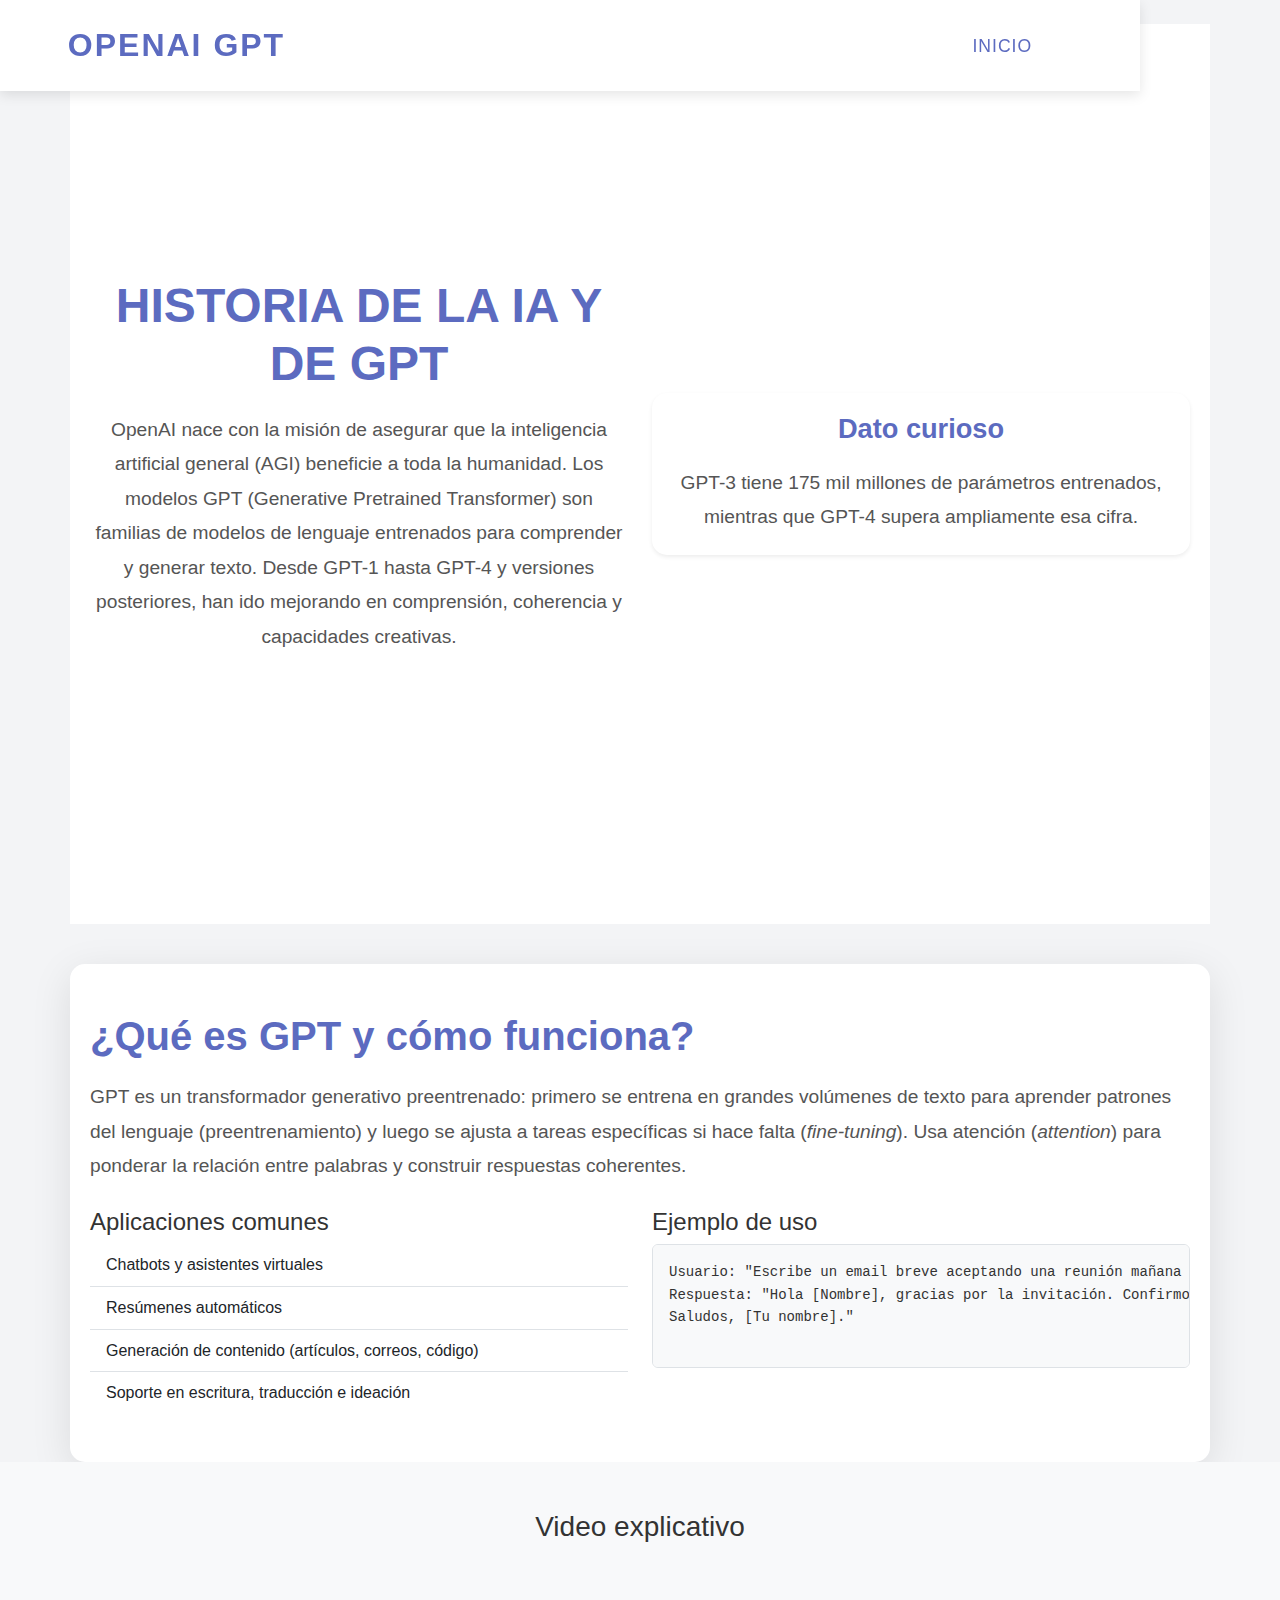
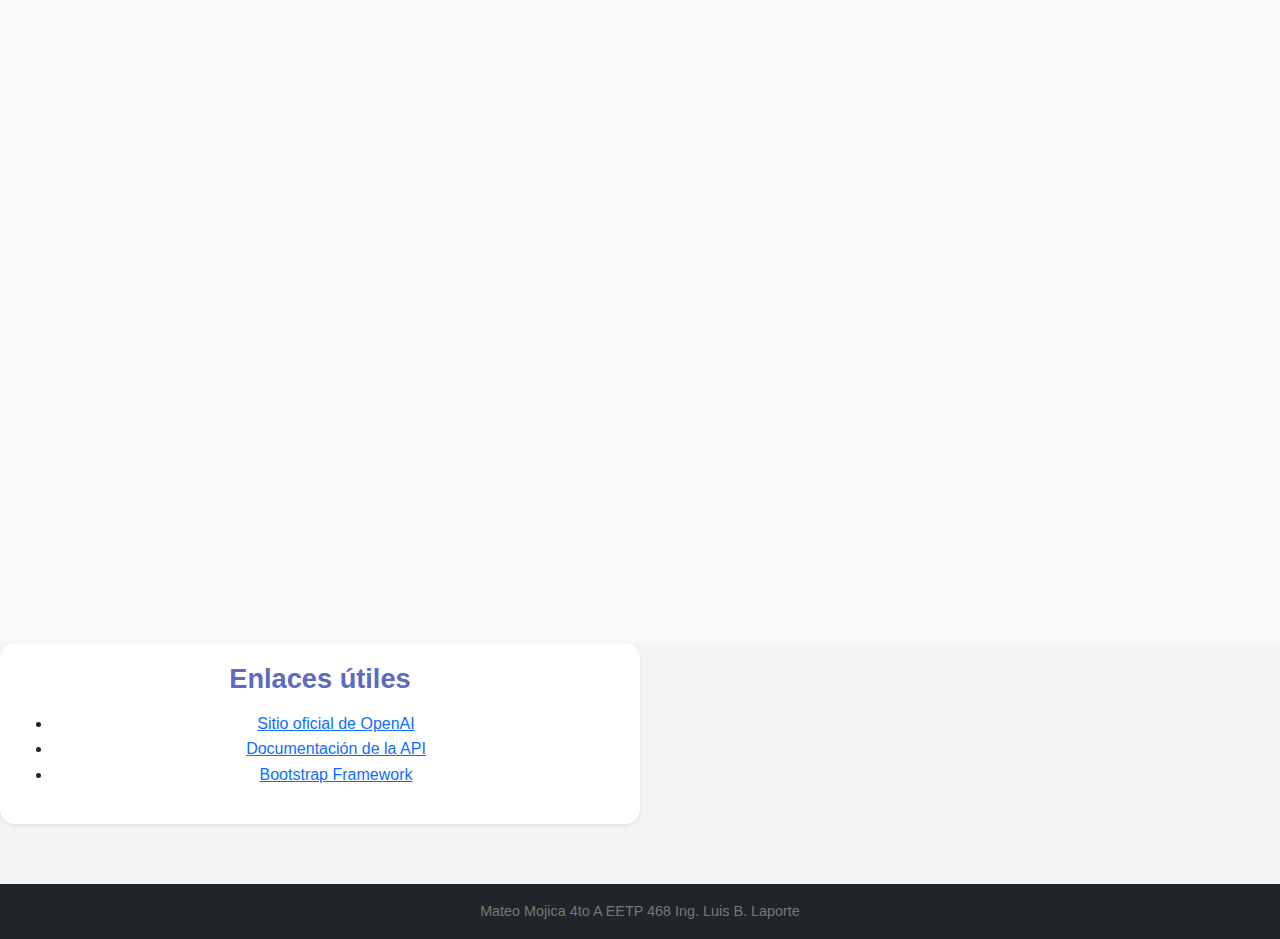
<file: chatgpt.html>
<!doctype html>
<html lang="es">
<head>
  <meta charset="utf-8" />
  <meta name="viewport" content="width=device-width,initial-scale=1" />
  <title>OpenAI GPT — Historia y Herramientas</title>
  <link href="https://cdn.jsdelivr.net/npm/bootstrap@5.3.3/dist/css/bootstrap.min.css" rel="stylesheet">
  <link rel="stylesheet" href="style.css">
</head>
<body>
  <nav class="container" aria-label="Barra de navegación">
    <div style="display:flex; align-items:center; justify-content:space-between; width:90%; margin:0 auto;">
      <div class="navbar-brand">OPENAI GPT</div>
      <ul class="navbar-nav" style="list-style:none; display:flex; align-items:center;">
        <li class="nav-item"><a class="nav-link" href="mateomojica.html">Inicio</a></li>
      </ul>
    </div>
  </nav>
  <main class="mt-4">
    <section id="historia" class="container py-5">
      <div class="row align-items-center">
        <div class="col-md-6">
          <h2>Historia de la IA y de GPT</h2>
          <p>
            OpenAI nace con la misión de asegurar que la inteligencia artificial general (AGI) beneficie a toda la humanidad.
            Los modelos GPT (Generative Pretrained Transformer) son familias de modelos de lenguaje entrenados para
            comprender y generar texto. Desde GPT-1 hasta GPT-4 y versiones posteriores, han ido mejorando en comprensión,
            coherencia y capacidades creativas.
          </p>
        </div>
        <div class="col-md-6">
          <div class="card shadow-sm">
            <div class="card-body">
              <h5 class="card-title">Dato curioso</h5>
              <p class="card-text">GPT-3 tiene 175 mil millones de parámetros entrenados, mientras que GPT-4 supera ampliamente esa cifra.</p>
            </div>
          </div>
        </div>
      </div>
    </section>
    <section id="openai-gpt" class="container py-5">
      <h3>¿Qué es GPT y cómo funciona?</h3>
      <p>
        GPT es un transformador generativo preentrenado: primero se entrena en grandes volúmenes de texto para aprender
        patrones del lenguaje (preentrenamiento) y luego se ajusta a tareas específicas si hace falta (<em>fine-tuning</em>).
        Usa atención (<em>attention</em>) para ponderar la relación entre palabras y construir respuestas coherentes.
      </p>

      <div class="row mt-4">
        <div class="col-md-6">
          <h4>Aplicaciones comunes</h4>
          <ul class="list-group list-group-flush">
            <li class="list-group-item">Chatbots y asistentes virtuales</li>
            <li class="list-group-item">Resúmenes automáticos</li>
            <li class="list-group-item">Generación de contenido (artículos, correos, código)</li>
            <li class="list-group-item">Soporte en escritura, traducción e ideación</li>
          </ul>
        </div>
        <div class="col-md-6">
          <h4>Ejemplo de uso</h4>
          <pre class="p-3 bg-light border rounded">
Usuario: "Escribe un email breve aceptando una reunión mañana a las 10:00."
Respuesta: "Hola [Nombre], gracias por la invitación. Confirmo la reunión para mañana a las 10:00.
Saludos, [Tu nombre]."
          </pre>
        </div>
      </div>
    </section>
    <section id="video" class="bg-light py-5">
      <div class="container text-center">
        <h3 class="mb-4">Video explicativo</h3>
        <div class="ratio ratio-16x9">
          <iframe src="https://www.youtube.com/embed/1jn_RpbPbEc" title="Video sobre GPT" allowfullscreen></iframe>
        </div>
      </div>
    </section>
        <div class="col-md-6">
          <div class="card shadow-sm">
            <div class="card-body">
              <h5 class="card-title">Enlaces útiles</h5>
              <ul>
                <li><a href="https://openai.com" target="_blank">Sitio oficial de OpenAI</a></li>
                <li><a href="https://platform.openai.com" target="_blank">Documentación de la API</a></li>
                <li><a href="https://getbootstrap.com" target="_blank">Bootstrap Framework</a></li>
              </ul>
            </div>
          </div>
        </div>
      </div>
    </section>

  </main>
  <footer class="bg-dark text-light text-center py-3">
    <p class="mb-0">Mateo Mojica 4to A EETP 468 Ing. Luis B. Laporte</p>
  </footer>
  <script src="https://cdn.jsdelivr.net/npm/bootstrap@5.3.3/dist/js/bootstrap.bundle.min.js"></script>
  <script>
    document.querySelectorAll('a.nav-link').forEach(a=>{
      a.addEventListener('click', (e)=>{
        const href = a.getAttribute('href');
        if (href && href.startsWith('#')) {
          e.preventDefault();
          const el = document.querySelector(href);
          if (el) el.scrollIntoView({behavior:'smooth', block:'start'});
        }
      });
    });
  </script>
</body>
</html>
</file>
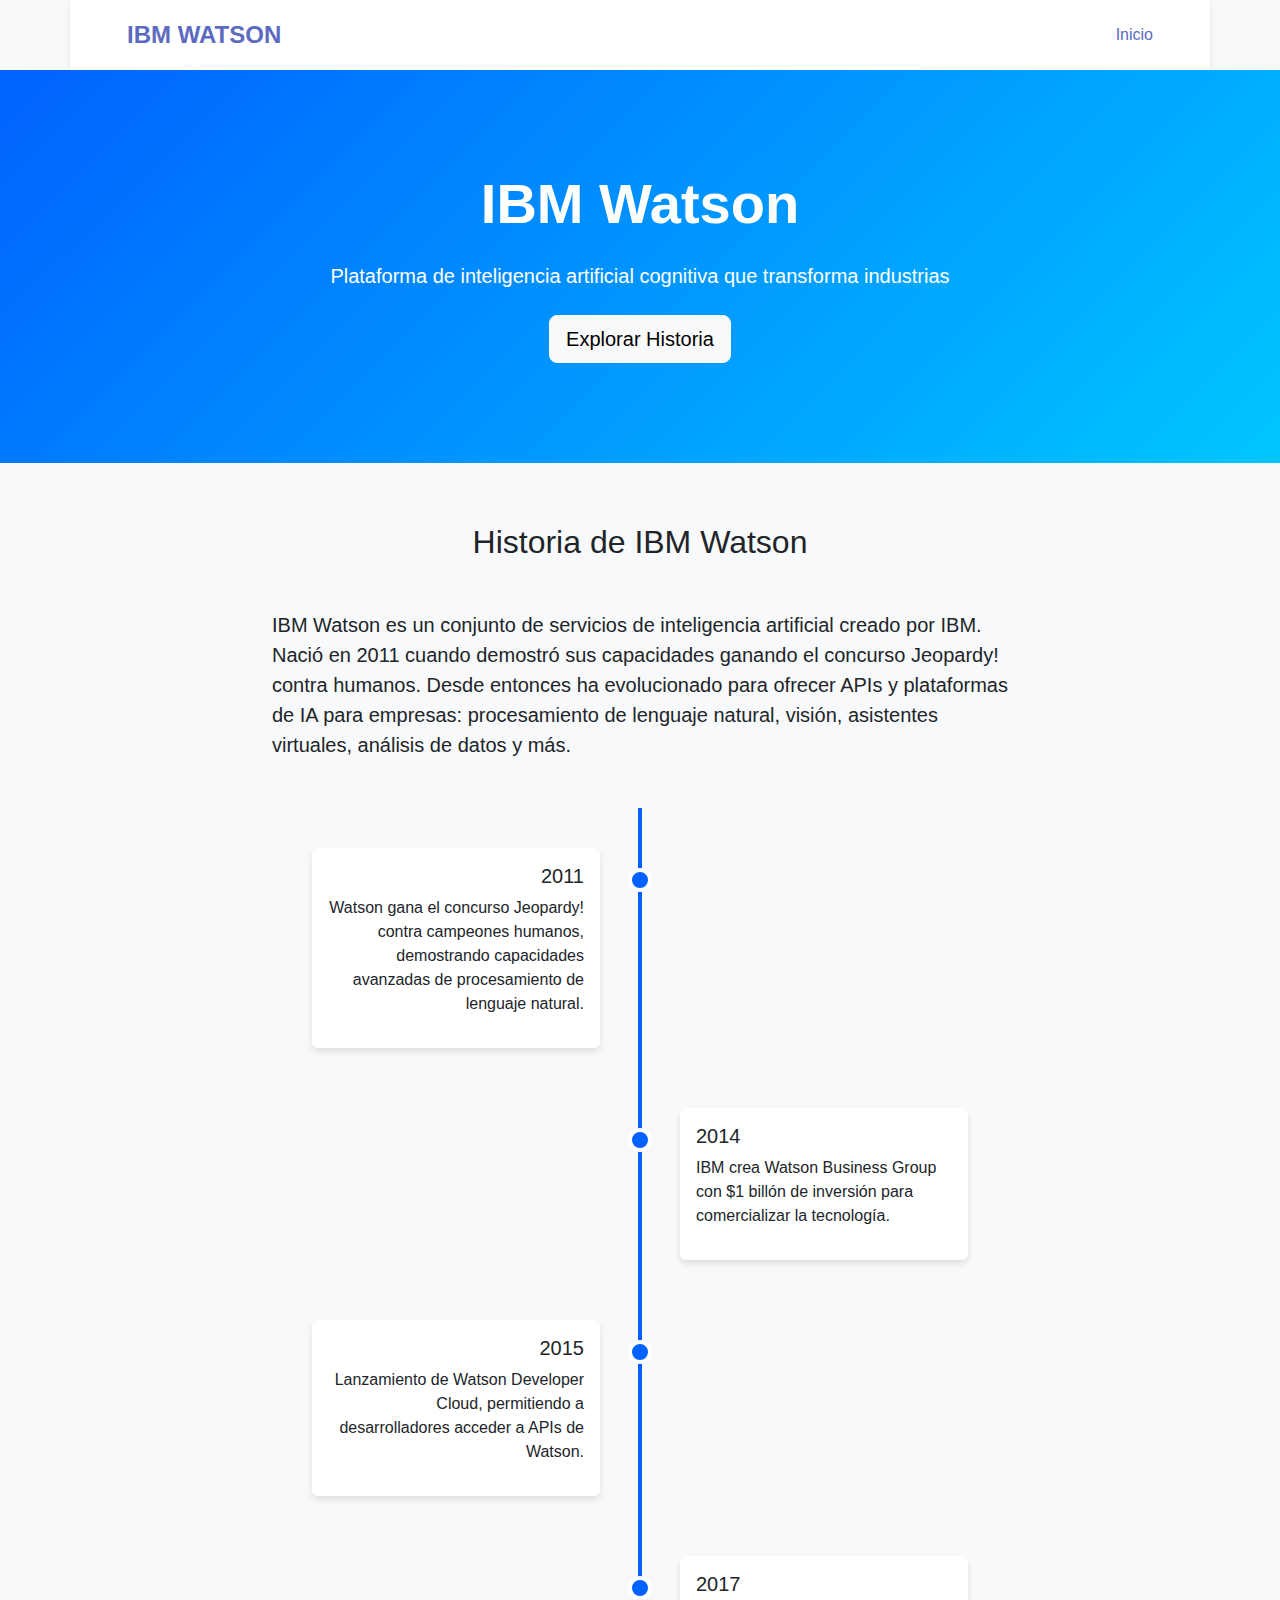
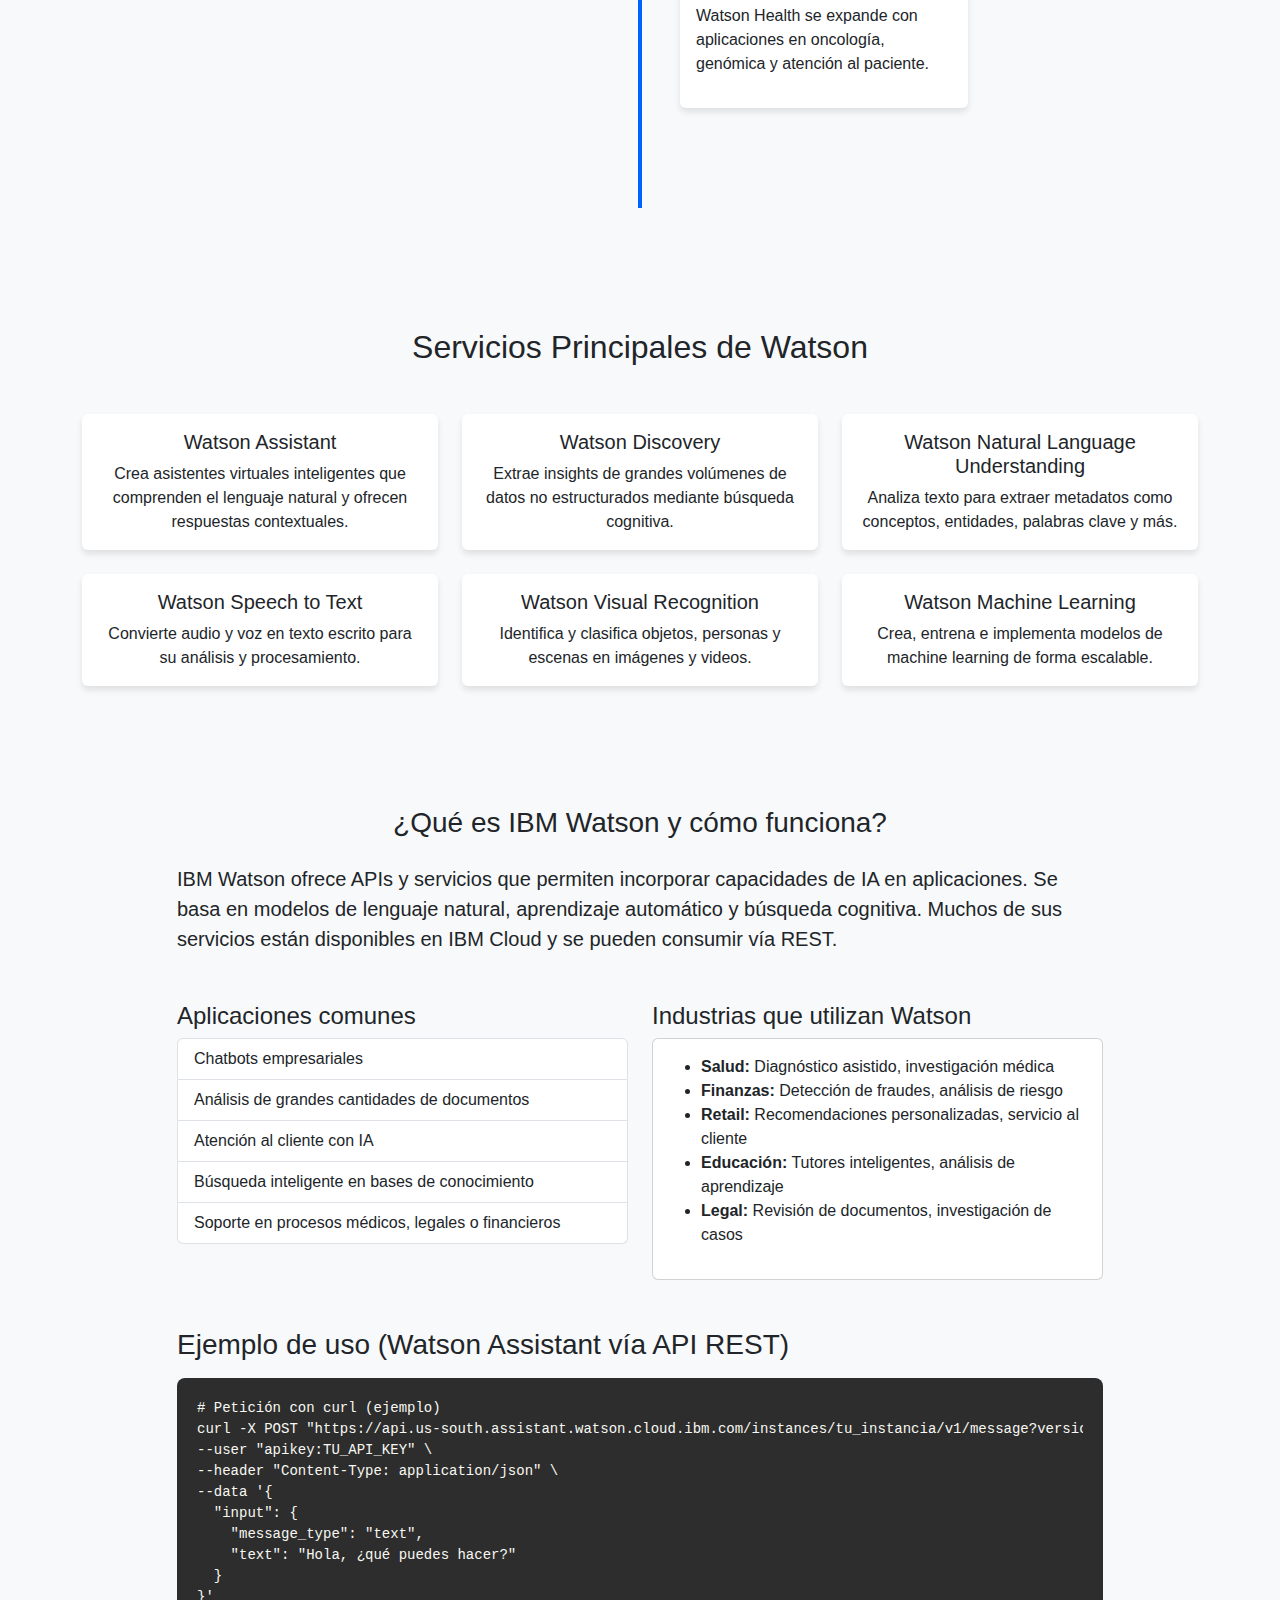
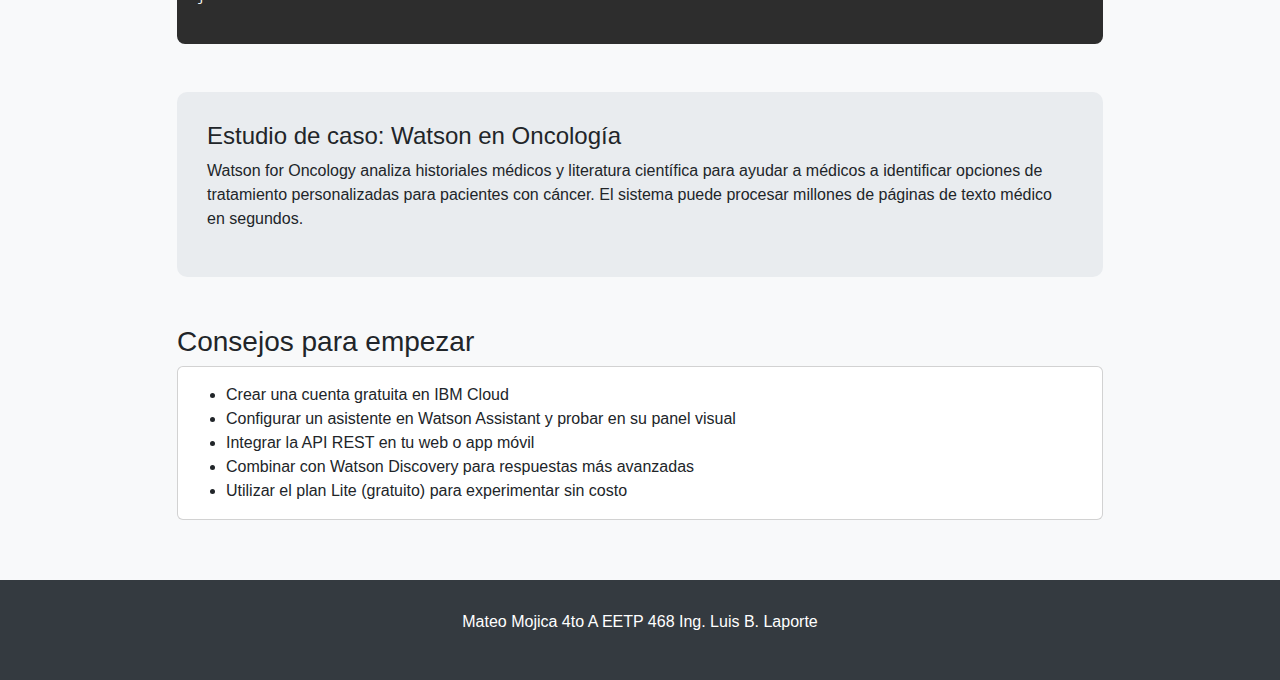
<file: ibmwatson.html>
<!doctype html>
<html lang="es">
<head>
  <meta charset="utf-8" />
  <meta name="viewport" content="width=device-width,initial-scale=1" />
  <title>IBM Watson — Historia y Herramientas</title>
  <link href="https://cdn.jsdelivr.net/npm/bootstrap@5.3.0-alpha1/dist/css/bootstrap.min.css" rel="stylesheet">
  <style>
    body {
      font-family: 'Segoe UI', Tahoma, Geneva, Verdana, sans-serif;
      background-color: #f8f9fa;
    }
    
    section {
      padding: 60px 0;
    }
    
    .hero-section {
      background: linear-gradient(135deg, #0062ff 0%, #00c6ff 100%);
      color: white;
      padding: 100px 0;
    }
    
    .service-card {
      transition: transform 0.3s ease;
      border: none;
      box-shadow: 0 4px 6px rgba(0,0,0,0.1);
      height: 100%;
    }
    
    .service-card:hover {
      transform: translateY(-5px);
    }
    
    .timeline {
      position: relative;
      padding: 40px 0;
    }
    
    .timeline::before {
      content: '';
      position: absolute;
      left: 50%;
      top: 0;
      bottom: 0;
      width: 4px;
      background: #0062ff;
      transform: translateX(-50%);
    }
    
    .timeline-item {
      margin-bottom: 60px;
      position: relative;
      width: 50%;
      padding: 0 40px;
      box-sizing: border-box;
    }
    
    .timeline-item:nth-child(odd) {
      left: 0;
      text-align: right;
    }
    
    .timeline-item:nth-child(even) {
      left: 50%;
    }
    
    .timeline-item::after {
      content: '';
      position: absolute;
      top: 20px;
      right: -12px;
      width: 24px;
      height: 24px;
      background: #0062ff;
      border-radius: 50%;
      border: 4px solid white;
    }
    
    .timeline-item:nth-child(even)::after {
      left: -12px;
      right: auto;
    }
    
    .code-block {
      background: #2d2d2d;
      color: #f8f8f2;
      border-radius: 8px;
      padding: 20px;
      font-family: 'Courier New', monospace;
      overflow-x: auto;
    }
    
    .case-study {
      background-color: #e9ecef;
      border-radius: 10px;
      padding: 30px;
    }
    
    footer {
      background-color: #343a40;
      color: white;
      padding: 30px 0;
    }

    nav.container {
      background-color: white;
      box-shadow: 0 2px 4px rgba(0,0,0,0.1);
      padding: 15px 0;
    }
    
    .navbar-brand {
      font-weight: bold;
      font-size: 1.5rem;
      color: #5c6bc0;
    }
    
    .navbar-nav {
      margin: 0;
      padding: 0;
    }
    
    .nav-item {
      margin-left: 20px;
    }
    
    .nav-link {
      color: #5c6bc0;
      text-decoration: none;
      transition: color 0.3s;
    }
    
    .nav-link:hover {
      color: #5c6bc0;
    }
  </style>
</head>
<body>
  <nav class="container" aria-label="Barra de navegación">
    <div style="display:flex; align-items:center; justify-content:space-between; width:90%; margin:0 auto;">
      <div class="navbar-brand">IBM WATSON</div>
      <ul class="navbar-nav" style="list-style:none; display:flex; align-items:center;">
        <li class="nav-item"><a class="nav-link" href="mateomojica.html">Inicio</a></li>
      </ul>
    </div>
  </nav>
  <section class="hero-section text-center">
    <div class="container">
      <h1 class="display-4 fw-bold mb-4">IBM Watson</h1>
      <p class="lead mb-4">Plataforma de inteligencia artificial cognitiva que transforma industrias</p>
      <a href="#historia" class="btn btn-light btn-lg">Explorar Historia</a>
    </div>
  </section>
  <section id="historia" class="container">
    <div class="row">
      <div class="col-lg-8 mx-auto">
        <h2 class="text-center mb-5">Historia de IBM Watson</h2>
        <p class="lead">
          IBM Watson es un conjunto de servicios de inteligencia artificial creado por IBM. Nació en 2011 cuando
          demostró sus capacidades ganando el concurso Jeopardy! contra humanos. Desde entonces ha evolucionado para
          ofrecer APIs y plataformas de IA para empresas: procesamiento de lenguaje natural, visión, asistentes virtuales,
          análisis de datos y más.
        </p>
        <div class="timeline mt-5">
          <div class="timeline-item">
            <div class="card service-card">
              <div class="card-body">
                <h5>2011</h5>
                <p>Watson gana el concurso Jeopardy! contra campeones humanos, demostrando capacidades avanzadas de procesamiento de lenguaje natural.</p>
              </div>
            </div>
          </div>
          
          <div class="timeline-item">
            <div class="card service-card">
              <div class="card-body">
                <h5>2014</h5>
                <p>IBM crea Watson Business Group con $1 billón de inversión para comercializar la tecnología.</p>
              </div>
            </div>
          </div>
          
          <div class="timeline-item">
            <div class="card service-card">
              <div class="card-body">
                <h5>2015</h5>
                <p>Lanzamiento de Watson Developer Cloud, permitiendo a desarrolladores acceder a APIs de Watson.</p>
              </div>
            </div>
          </div>
          
          <div class="timeline-item">
            <div class="card service-card">
              <div class="card-body">
                <h5>2017</h5>
                <p>Watson Health se expande con aplicaciones en oncología, genómica y atención al paciente.</p>
              </div>
            </div>
          </div>
        </div>
      </div>
    </div>
  </section>
  <section class="bg-light">
    <div class="container">
      <h2 class="text-center mb-5">Servicios Principales de Watson</h2>
      <div class="row g-4">
        <div class="col-md-4">
          <div class="card service-card">
            <div class="card-body text-center">
              <h5 class="card-title">Watson Assistant</h5>
              <p class="card-text">Crea asistentes virtuales inteligentes que comprenden el lenguaje natural y ofrecen respuestas contextuales.</p>
            </div>
          </div>
        </div>
        
        <div class="col-md-4">
          <div class="card service-card">
            <div class="card-body text-center">
              <h5 class="card-title">Watson Discovery</h5>
              <p class="card-text">Extrae insights de grandes volúmenes de datos no estructurados mediante búsqueda cognitiva.</p>
            </div>
          </div>
        </div>
        
        <div class="col-md-4">
          <div class="card service-card">
            <div class="card-body text-center">
              <h5 class="card-title">Watson Natural Language Understanding</h5>
              <p class="card-text">Analiza texto para extraer metadatos como conceptos, entidades, palabras clave y más.</p>
            </div>
          </div>
        </div>
        
        <div class="col-md-4">
          <div class="card service-card">
            <div class="card-body text-center">
              <h5 class="card-title">Watson Speech to Text</h5>
              <p class="card-text">Convierte audio y voz en texto escrito para su análisis y procesamiento.</p>
            </div>
          </div>
        </div>
        
        <div class="col-md-4">
          <div class="card service-card">
            <div class="card-body text-center">
              <h5 class="card-title">Watson Visual Recognition</h5>
              <p class="card-text">Identifica y clasifica objetos, personas y escenas en imágenes y videos.</p>
            </div>
          </div>
        </div>
        
        <div class="col-md-4">
          <div class="card service-card">
            <div class="card-body text-center">
              <h5 class="card-title">Watson Machine Learning</h5>
              <p class="card-text">Crea, entrena e implementa modelos de machine learning de forma escalable.</p>
            </div>
          </div>
        </div>
      </div>
    </div>
  </section>
  <section id="watson-info" class="container">
    <div class="row">
      <div class="col-lg-10 mx-auto">
        <h3 class="text-center mb-4">¿Qué es IBM Watson y cómo funciona?</h3>
        <p class="lead">
          IBM Watson ofrece APIs y servicios que permiten incorporar capacidades de IA en aplicaciones. Se basa en modelos de 
          lenguaje natural, aprendizaje automático y búsqueda cognitiva. Muchos de sus servicios están disponibles en IBM Cloud
          y se pueden consumir vía REST.
        </p>

        <div class="row mt-5">
          <div class="col-md-6">
            <h4>Aplicaciones comunes</h4>
            <ul class="list-group">
              <li class="list-group-item">Chatbots empresariales</li>
              <li class="list-group-item">Análisis de grandes cantidades de documentos</li>
              <li class="list-group-item">Atención al cliente con IA</li>
              <li class="list-group-item">Búsqueda inteligente en bases de conocimiento</li>
              <li class="list-group-item">Soporte en procesos médicos, legales o financieros</li>
            </ul>
          </div>
          
          <div class="col-md-6">
            <h4>Industrias que utilizan Watson</h4>
            <div class="card">
              <div class="card-body">
                <ul>
                  <li><strong>Salud:</strong> Diagnóstico asistido, investigación médica</li>
                  <li><strong>Finanzas:</strong> Detección de fraudes, análisis de riesgo</li>
                  <li><strong>Retail:</strong> Recomendaciones personalizadas, servicio al cliente</li>
                  <li><strong>Educación:</strong> Tutores inteligentes, análisis de aprendizaje</li>
                  <li><strong>Legal:</strong> Revisión de documentos, investigación de casos</li>
                </ul>
              </div>
            </div>
          </div>
        </div>

        <h3 class="mt-5">Ejemplo de uso (Watson Assistant vía API REST)</h3>
        <div class="code-block mt-3">
          <pre><code># Petición con curl (ejemplo)
curl -X POST "https://api.us-south.assistant.watson.cloud.ibm.com/instances/tu_instancia/v1/message?version=2021-06-14" \
--user "apikey:TU_API_KEY" \
--header "Content-Type: application/json" \
--data '{
  "input": {
    "message_type": "text",
    "text": "Hola, ¿qué puedes hacer?"
  }
}'</code></pre>
        </div>

        <div class="case-study mt-5">
          <h4>Estudio de caso: Watson en Oncología</h4>
          <p>Watson for Oncology analiza historiales médicos y literatura científica para ayudar a médicos a identificar opciones de tratamiento personalizadas para pacientes con cáncer. El sistema puede procesar millones de páginas de texto médico en segundos.</p>
        </div>

        <h3 class="mt-5">Consejos para empezar</h3>
        <div class="card">
          <div class="card-body">
            <ul class="mb-0">
              <li>Crear una cuenta gratuita en IBM Cloud</li>
              <li>Configurar un asistente en Watson Assistant y probar en su panel visual</li>
              <li>Integrar la API REST en tu web o app móvil</li>
              <li>Combinar con Watson Discovery para respuestas más avanzadas</li>
              <li>Utilizar el plan Lite (gratuito) para experimentar sin costo</li>
            </ul>
          </div>
        </div>
      </div>
    </div>
  </section>
  <footer class="text-center">
    <div class="container">
      <p>Mateo Mojica 4to A EETP 468 Ing. Luis B. Laporte</p>
    </div>
  </footer>
  <script src="https://cdn.jsdelivr.net/npm/bootstrap@5.3.0-alpha1/dist/js/bootstrap.bundle.min.js"></script>
  <script>
    document.querySelectorAll('a.nav-link').forEach(a=>{
      a.addEventListener('click', (e)=>{
        const href = a.getAttribute('href');
        if (href && href.startsWith('#')) {
          e.preventDefault();
          const el = document.querySelector(href);
          if (el) el.scrollIntoView({behavior:'smooth', block:'start'});
        }
      });
    });
  </script>
</body>
</html>
</file>
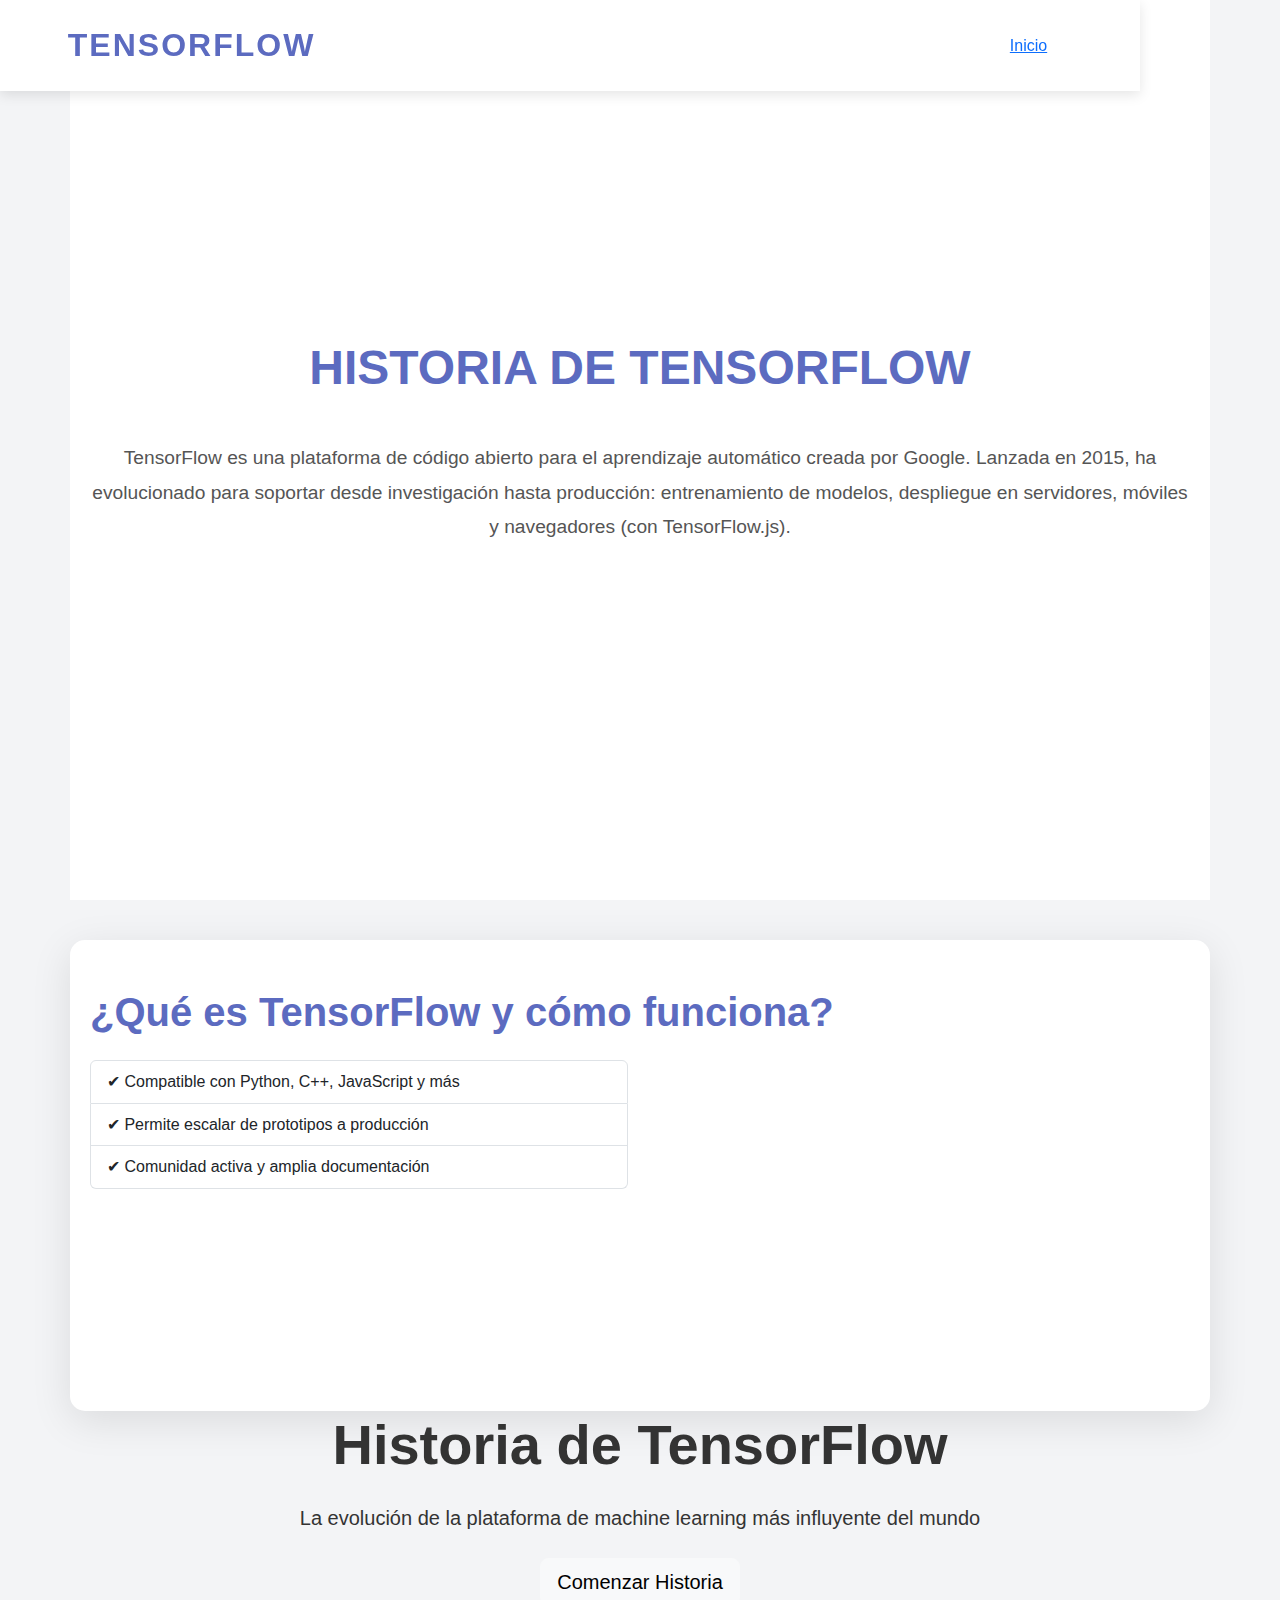
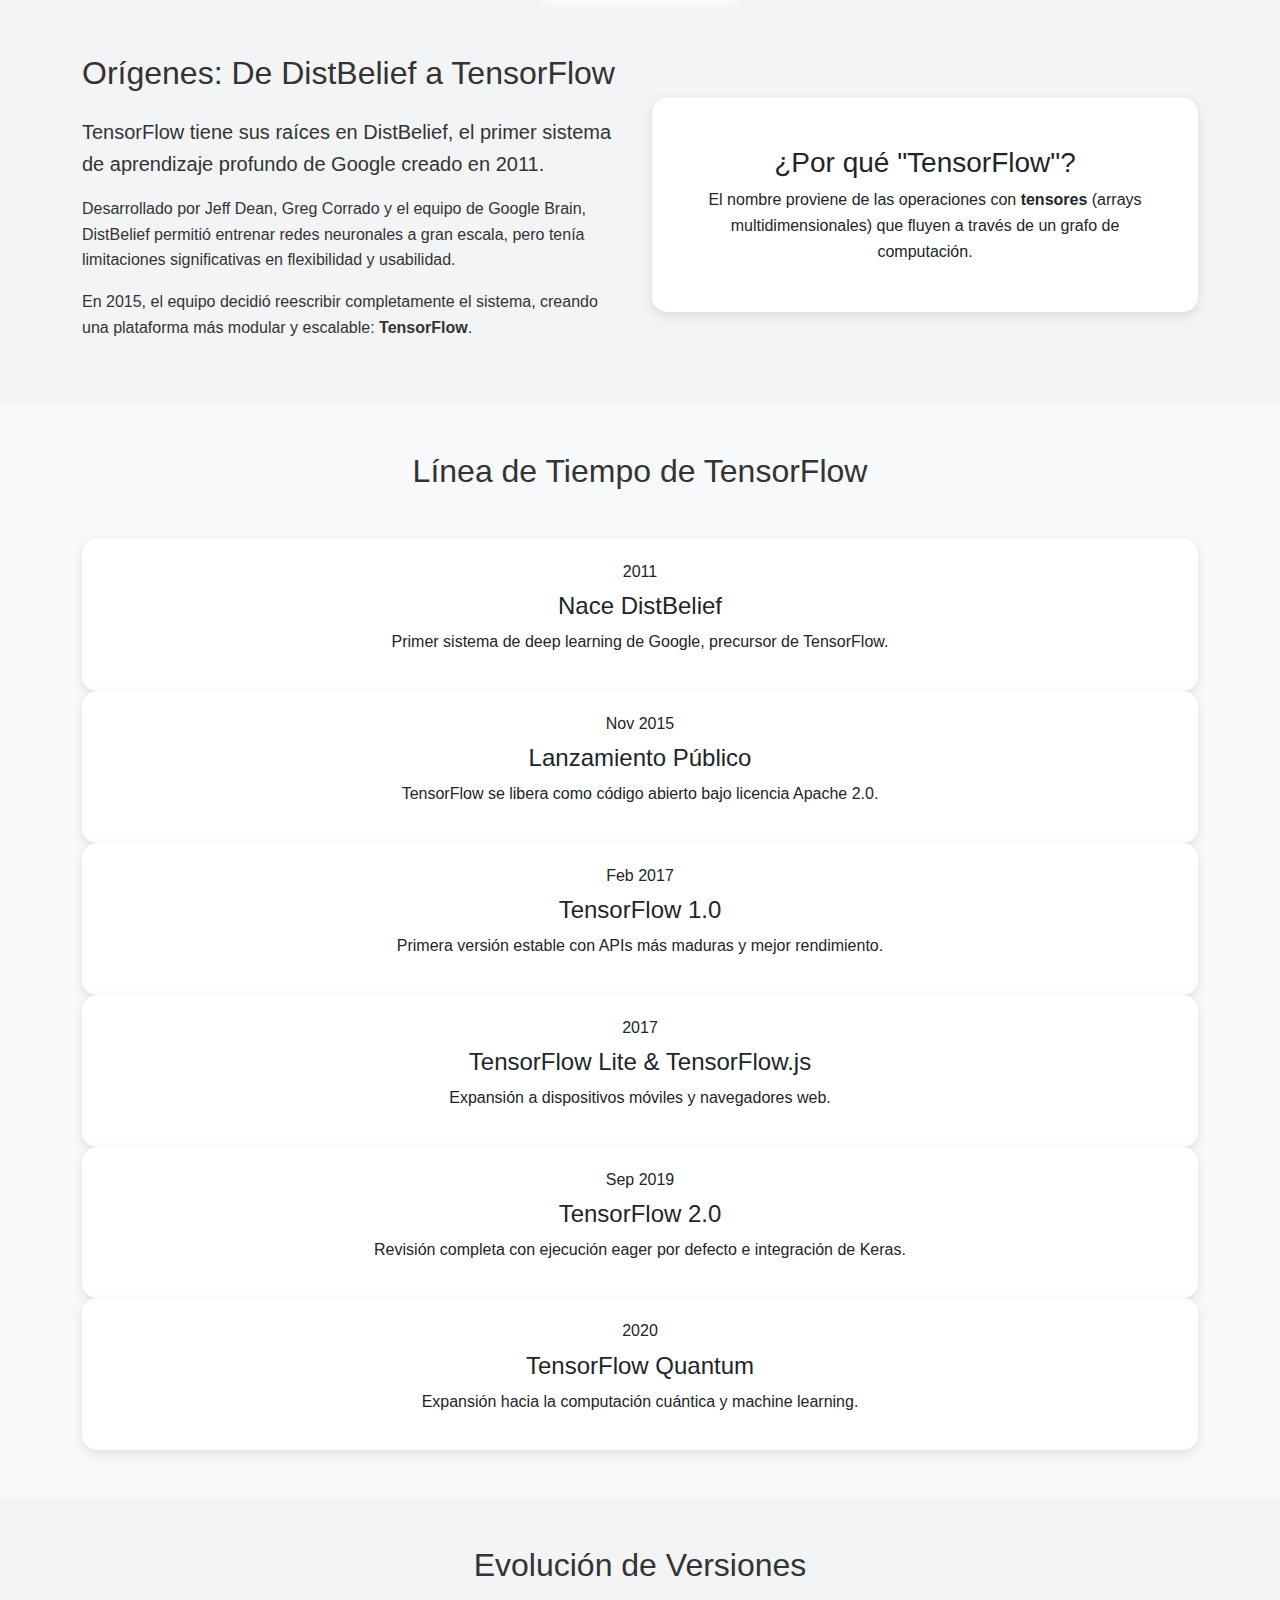
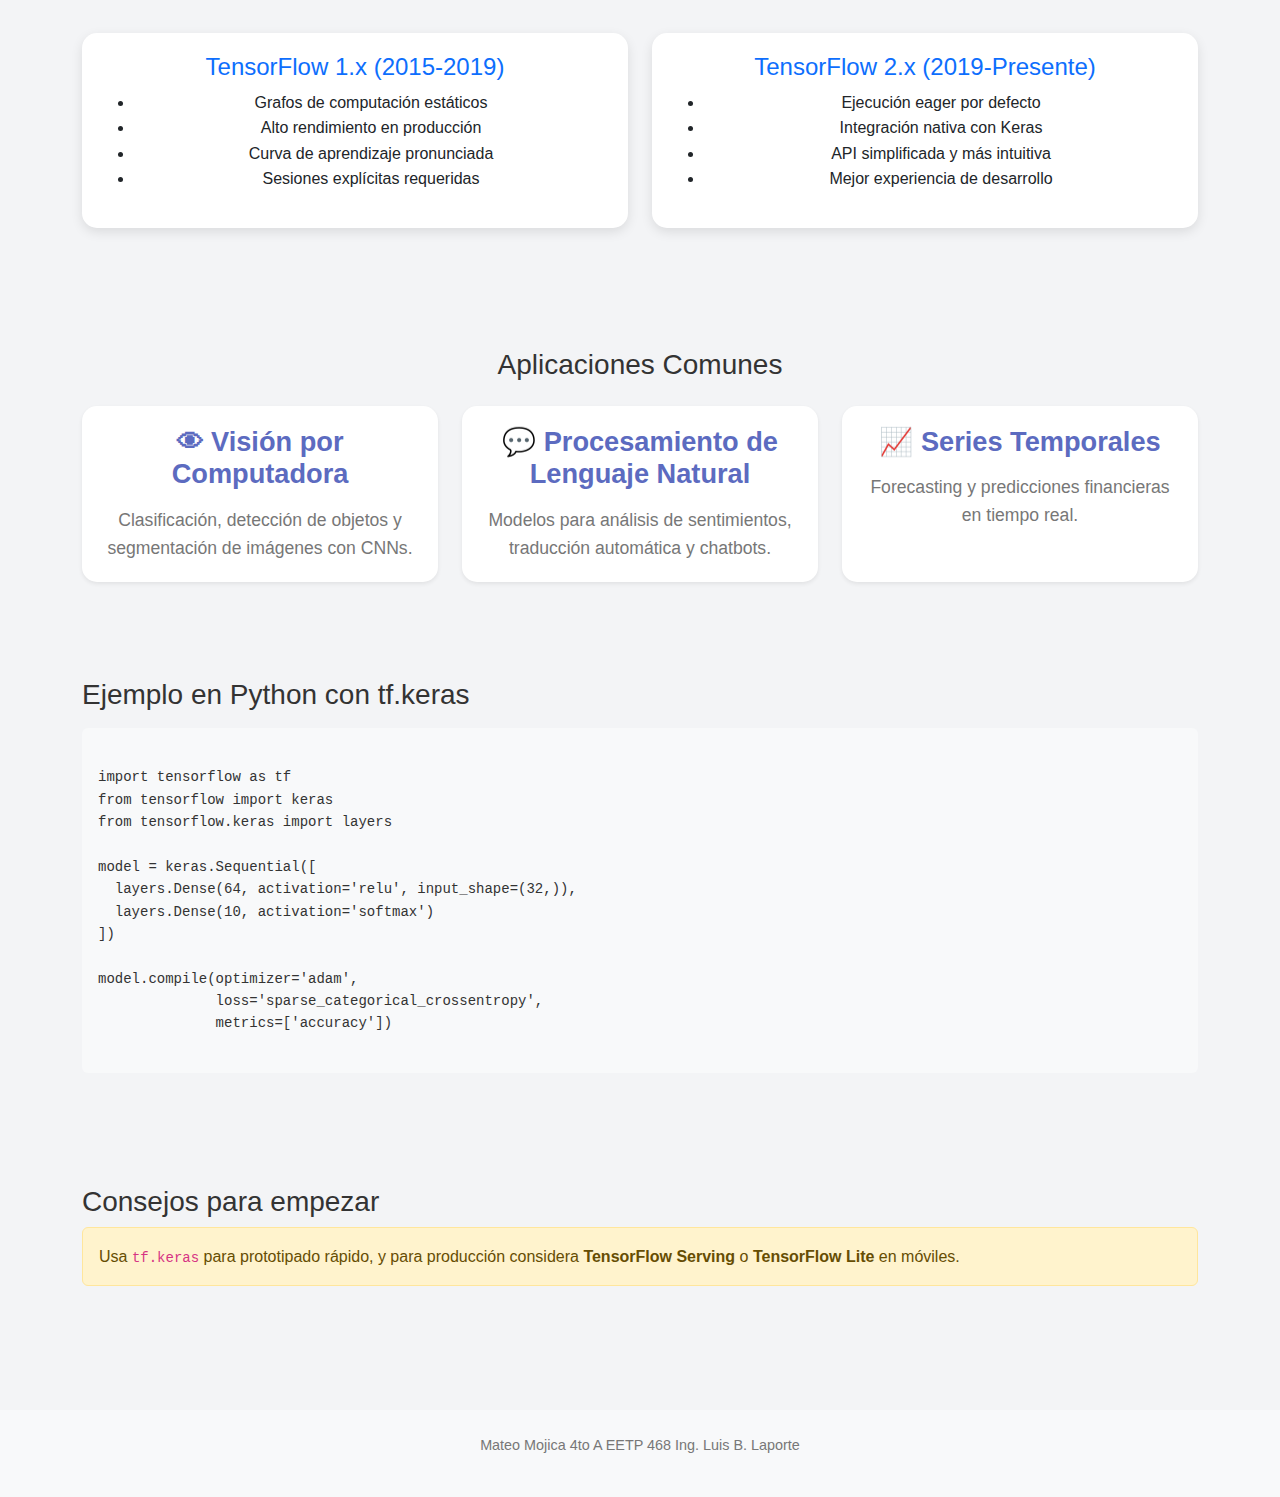
<file: tensorflow.html>
<!doctype html>
<html lang="es">
<head>
  <meta charset="utf-8" />
  <meta name="viewport" content="width=device-width,initial-scale=1" />
  <title>TensorFlow — Historia y Herramientas</title>
  <link href="https://cdn.jsdelivr.net/npm/bootstrap@5.3.3/dist/css/bootstrap.min.css" rel="stylesheet">
  <link rel="stylesheet" href="style.css">
</head>
<body>
  <nav class="container" aria-label="Barra de navegación">
    <div style="display:flex; align-items:center; justify-content:space-between; width:90%; margin:0 auto;">
      <div class="navbar-brand">TENSORFLOW</div>
      <ul class="navbar-nav" style="list-style:none; display:flex; align-items:center;">
        <li class="nav-item"><a href="index.html">Inicio</a></li>
      </ul>
    </div>
  </nav>
  <section id="historia" class="container py-5">
    <h2 class="mb-4 text-center">Historia de TensorFlow</h2>
    <p class="lead">
      TensorFlow es una plataforma de código abierto para el aprendizaje automático creada por Google.
      Lanzada en 2015, ha evolucionado para soportar desde investigación hasta producción: entrenamiento de
      modelos, despliegue en servidores, móviles y navegadores (con TensorFlow.js).
   
    </p>
    
    
  </section>
  <section id="tensorflow-info" class="container py-5">
    <h3 class="mb-4">¿Qué es TensorFlow y cómo funciona?</h3>
    <div class="row">
      <div class="col-md-6">
       
        <ul class="list-group mb-3">
          <li class="list-group-item">✔ Compatible con Python, C++, JavaScript y más</li>
          <li class="list-group-item">✔ Permite escalar de prototipos a producción</li>
          <li class="list-group-item">✔ Comunidad activa y amplia documentación</li>
        </ul>
      </div>
      <div class="col-md-6">
        <div class="ratio ratio-16x9">
          <iframe src="https://www.youtube.com/embed/sQqiW7TGoUU" title="Introducción a TensorFlow" allowfullscreen></iframe>
        </div>
      </div>
    </div>
  </section>
<section class="hero-section text-center">
        <div class="container">
            <h1 class="display-4 fw-bold mb-4">Historia de TensorFlow</h1>
            <p class="lead mb-4">La evolución de la plataforma de machine learning más influyente del mundo</p>
            <a href="#origenes" class="btn btn-light btn-lg">Comenzar Historia</a>
        </div>
    </section>
    <section id="origenes" class="py-5">
        <div class="container">
            <div class="row align-items-center">
                <div class="col-lg-6">
                    <h2 class="mb-4">Orígenes: De DistBelief a TensorFlow</h2>
                    <p class="lead">TensorFlow tiene sus raíces en <strong>DistBelief</strong>, el primer sistema de aprendizaje profundo de Google creado en 2011.</p>
                    <p>Desarrollado por Jeff Dean, Greg Corrado y el equipo de Google Brain, DistBelief permitió entrenar redes neuronales a gran escala, pero tenía limitaciones significativas en flexibilidad y usabilidad.</p>
                    <p>En 2015, el equipo decidió reescribir completamente el sistema, creando una plataforma más modular y escalable: <strong>TensorFlow</strong>.</p>
                </div>
                <div class="col-lg-6">
                    <div class="card feature-card">
                        <div class="card-body text-center p-5">
                            <h3>¿Por qué "TensorFlow"?</h3>
                            <p class="mb-0">El nombre proviene de las operaciones con <strong>tensores</strong> (arrays multidimensionales) que fluyen a través de un grafo de computación.</p>
                        </div>
                    </div>
                </div>
            </div>
        </div>
    </section>
    <section id="linea-tiempo" class="timeline py-5 bg-light">
        <div class="container">
            <h2 class="text-center mb-5">Línea de Tiempo de TensorFlow</h2>
            
            <div class="timeline-item">
                <div class="card feature-card">
                    <div class="card-body">
                        <span class="version-badge">2011</span>
                        <h4 class="mt-2">Nace DistBelief</h4>
                        <p>Primer sistema de deep learning de Google, precursor de TensorFlow.</p>
                    </div>
                </div>
            </div>

            <div class="timeline-item">
                <div class="card feature-card">
                    <div class="card-body">
                        <span class="version-badge">Nov 2015</span>
                        <h4 class="mt-2">Lanzamiento Público</h4>
                        <p>TensorFlow se libera como código abierto bajo licencia Apache 2.0.</p>
                    </div>
                </div>
            </div>

            <div class="timeline-item">
                <div class="card feature-card">
                    <div class="card-body">
                        <span class="version-badge">Feb 2017</span>
                        <h4 class="mt-2">TensorFlow 1.0</h4>
                        <p>Primera versión estable con APIs más maduras y mejor rendimiento.</p>
                    </div>
                </div>
            </div>

            <div class="timeline-item">
                <div class="card feature-card">
                    <div class="card-body">
                        <span class="version-badge">2017</span>
                        <h4 class="mt-2">TensorFlow Lite & TensorFlow.js</h4>
                        <p>Expansión a dispositivos móviles y navegadores web.</p>
                    </div>
                </div>
            </div>

            <div class="timeline-item">
                <div class="card feature-card">
                    <div class="card-body">
                        <span class="version-badge">Sep 2019</span>
                        <h4 class="mt-2">TensorFlow 2.0</h4>
                        <p>Revisión completa con ejecución eager por defecto e integración de Keras.</p>
                    </div>
                </div>
            </div>

            <div class="timeline-item">
                <div class="card feature-card">
                    <div class="card-body">
                        <span class="version-badge">2020</span>
                        <h4 class="mt-2">TensorFlow Quantum</h4>
                        <p>Expansión hacia la computación cuántica y machine learning.</p>
                    </div>
                </div>
            </div>
        </div>
    </section>
    <section id="versiones" class="py-5">
        <div class="container">
            <h2 class="text-center mb-5">Evolución de Versiones</h2>
            <div class="row">
                <div class="col-md-6 mb-4">
                    <div class="card feature-card h-100">
                        <div class="card-body">
                            <h4 class="text-primary">TensorFlow 1.x (2015-2019)</h4>
                            <ul>
                                <li>Grafos de computación estáticos</li>
                                <li>Alto rendimiento en producción</li>
                                <li>Curva de aprendizaje pronunciada</li>
                                <li>Sesiones explícitas requeridas</li>
                            </ul>
                        </div>
                    </div>
                </div>
                <div class="col-md-6 mb-4">
                    <div class="card feature-card h-100">
                        <div class="card-body">
                            <h4 class="text-primary">TensorFlow 2.x (2019-Presente)</h4>
                            <ul>
                                <li>Ejecución eager por defecto</li>
                                <li>Integración nativa con Keras</li>
                                <li>API simplificada y más intuitiva</li>
                                <li>Mejor experiencia de desarrollo</li>
                            </ul>
                        </div>
                    </div>
                </div>
            </div>
        </div>
    </section>
  <section class="container py-5">
    <h3 class="mb-4 text-center">Aplicaciones Comunes</h3>
    <div class="row g-4">
      <div class="col-md-4">
        <div class="card shadow-sm h-100">
          <div class="card-body">
            <h5 class="card-title">👁 Visión por Computadora</h5>
            <p class="card-text">Clasificación, detección de objetos y segmentación de imágenes con CNNs.</p>
          </div>
        </div>
      </div>
      <div class="col-md-4">
        <div class="card shadow-sm h-100">
          <div class="card-body">
            <h5 class="card-title">💬 Procesamiento de Lenguaje Natural</h5>
            <p class="card-text">Modelos para análisis de sentimientos, traducción automática y chatbots.</p>
          </div>
        </div>
      </div>
      <div class="col-md-4">
        <div class="card shadow-sm h-100">
          <div class="card-body">
            <h5 class="card-title">📈 Series Temporales</h5>
            <p class="card-text">Forecasting y predicciones financieras en tiempo real.</p>
          </div>
        </div>
      </div>
    </div>
  </section>
  <section class="container py-5">
    <h3 class="mb-3">Ejemplo en Python con tf.keras</h3>
    <pre class="bg-light p-3 rounded"><code>
import tensorflow as tf
from tensorflow import keras
from tensorflow.keras import layers

model = keras.Sequential([
  layers.Dense(64, activation='relu', input_shape=(32,)),
  layers.Dense(10, activation='softmax')
])

model.compile(optimizer='adam',
              loss='sparse_categorical_crossentropy',
              metrics=['accuracy'])
    </code></pre>
   
  </section>
  <section class="container py-5">
    <h3>Consejos para empezar</h3>
    <div class="alert alert-warning">
      Usa <code>tf.keras</code> para prototipado rápido, y para producción considera 
      <strong>TensorFlow Serving</strong> o <strong>TensorFlow Lite</strong> en móviles.
    </div>
  </section>



  <footer class="text-center py-4 bg-light">
    <p>Mateo Mojica 4to A EETP 468 Ing. Luis B. Laporte</p>
  </footer>
  <script src="https://cdn.jsdelivr.net/npm/bootstrap@5.3.3/dist/js/bootstrap.bundle.min.js"></script>

  <script>
    document.querySelectorAll('a.nav-link').forEach(a=>{
      a.addEventListener('click', (e)=>{
        const href = a.getAttribute('href');
        if (href && href.startsWith('#')) {
          e.preventDefault();
          const el = document.querySelector(href);
          if (el) el.scrollIntoView({behavior:'smooth', block:'start'});
        }
      });
    });
  </script>
</body>
</html>
</file>
<file: style.css>
/* Reset básico */
* {
    margin: 0;
    padding: 0;
    box-sizing: border-box;
  }
  
  /* Cuerpo y fondo */
  body {
    font-family: 'Poppins', sans-serif;
    background: #f3f4f6; /* Fondo gris suave */
    color: #333;
    line-height: 1.6;
    padding: 0;
    margin: 0;
  }
  
  /* Barra de navegación */
  nav {
    position: fixed;
    top: 0;
    width: 100%;
    padding: 20px 0;
    background-color: #ffffff; /* Fondo blanco */
    box-shadow: 0 4px 12px rgba(0, 0, 0, 0.1); /* Sombra suave */
    z-index: 1000;
  }
  
  .navbar-brand {
    font-size: 2rem;
    color: #5c6bc0; /* Azul suave */
    font-weight: 700;
    text-transform: uppercase;
    letter-spacing: 2px;
  }
  
  .navbar-nav .nav-item {
    margin-right: 25px;
  }
  
  .nav-link {
    font-size: 1.1rem;
    color: #5c6bc0;
    text-transform: uppercase;
    letter-spacing: 1px;
    padding: 8px 15px;
    transition: color 0.3s ease, transform 0.3s ease;
  }
  
  .nav-link:hover {
    color: #81c784; /* Verde suave */
    transform: scale(1.1);
  }
  
  /* Sección Principal (Historia) */
  section#historia {
    padding: 100px 20px;
    background-color: #ffffff; /* Fondo blanco */
    text-align: center;
    min-height: 100vh;
    display: flex;
    flex-direction: column;
    justify-content: center;
    position: relative;
  }
  
  section#historia h2 {
    font-size: 3rem;
    text-transform: uppercase;
    font-weight: 700;
    margin-bottom: 20px;
    color: #5c6bc0; /* Azul suave */
  }
  
  section#historia p {
    font-size: 1.2rem;
    color: #555; /* Gris suave */
    line-height: 1.8;
    margin-top: 20px;
    animation: fadeIn 1s ease-in-out;
  }
  
  @keyframes fadeIn {
    from {
      opacity: 0;
    }
    to {
      opacity: 1;
    }
  }
  
  /* Sección de Herramientas de IA */
  #herramientas {
    background-color: #f3f4f6; /* Fondo gris claro */
    padding: 80px 20px;
  }
  
  .card {
    border-radius: 15px;
    background: #ffffff; /* Fondo blanco */
    box-shadow: 0 4px 12px rgba(0, 0, 0, 0.1); /* Sombra suave */
    transition: transform 0.3s ease, box-shadow 0.3s ease;
    border: none;
    overflow: hidden;
  }
  
  .card:hover {
    transform: scale(1.05);
    box-shadow: 0 10px 40px rgba(0, 0, 0, 0.1);
  }
  
  .card-img-top {
    height: 250px;
    object-fit: cover;
  }
  
  .card-body {
    padding: 20px;
    text-align: center;
  }
  
  .card-title {
    font-size: 1.7rem;
    font-weight: bold;
    margin-bottom: 15px;
    color: #5c6bc0; /* Azul suave */
  }
  
  .card-text {
    font-size: 1.1rem;
    color: #777; /* Gris oscuro */
    margin-bottom: 20px;
  }
  
  .btn-primary {
    background: #81c784; /* Verde suave */
    color: #fff;
    border-radius: 30px;
    padding: 12px 30px;
    font-size: 1.1rem;
    font-weight: 700;
    border: none;
    transition: all 0.3s ease;
  }
  
  .btn-primary:hover {
    background: #66bb6a; /* Verde más oscuro */
    color: #fff;
    transform: translateY(-5px);
  }
  
  /* Detalles de las herramientas */
  section[id*="openai"],
  section[id*="tensorflow"],
  section[id*="watson"] {
    padding: 50px 20px;
    background: #ffffff; /* Fondo blanco */
    margin-top: 40px;
    border-radius: 15px;
    box-shadow: 0 10px 40px rgba(0, 0, 0, 0.1); /* Sombra suave */
    color: #333;
    animation: slideUp 0.8s ease-in-out;
  }
  
  @keyframes slideUp {
    from {
      opacity: 0;
      transform: translateY(20px);
    }
    to {
      opacity: 1;
      transform: translateY(0);
    }
  }
  
  section[id*="openai"] h3,
  section[id*="tensorflow"] h3,
  section[id*="watson"] h3 {
    font-size: 2.5rem;
    font-weight: bold;
    color: #5c6bc0; /* Azul suave */
    margin-bottom: 20px;
  }
  
  section[id*="openai"] p,
  section[id*="tensorflow"] p,
  section[id*="watson"] p {
    font-size: 1.2rem;
    color: #555; /* Gris suave */
    line-height: 1.8;
  }
  
  /* Sección de Contacto */
  #contacto {
    padding: 40px 20px;
    background-color: #f3f4f6; /* Fondo gris suave */
    color: #333;
    text-align: center;
  }
  
  #contacto p {
    font-size: 1.3rem;
    color: #555;
  }
  
  /* Footer */
  footer {
    background-color: #ffffff; /* Fondo blanco */
    color: #333;
    padding: 20px 0;
    text-align: center;
    margin-top: 60px;
  }
  
  footer p {
    font-size: 0.9rem;
    color: #777;
  }
  
  /* Animación para los botones */
  @keyframes buttonHover {
    0% {
      transform: scale(1);
    }
    50% {
      transform: scale(1.1);
    }
    100% {
      transform: scale(1);
    }
  }
  
  /* Media Queries para dispositivos pequeños */
  @media (max-width: 768px) {
    .navbar-brand {
      font-size: 1.8rem;
    }
  
    .navbar-nav .nav-item {
      margin-right: 15px;
    }
  
    section#historia h2 {
      font-size: 2.3rem;
    }
  
    .card-title {
      font-size: 1.4rem;
    }
  
    .card-text {
      font-size: 1rem;
    }
  }
</file>
